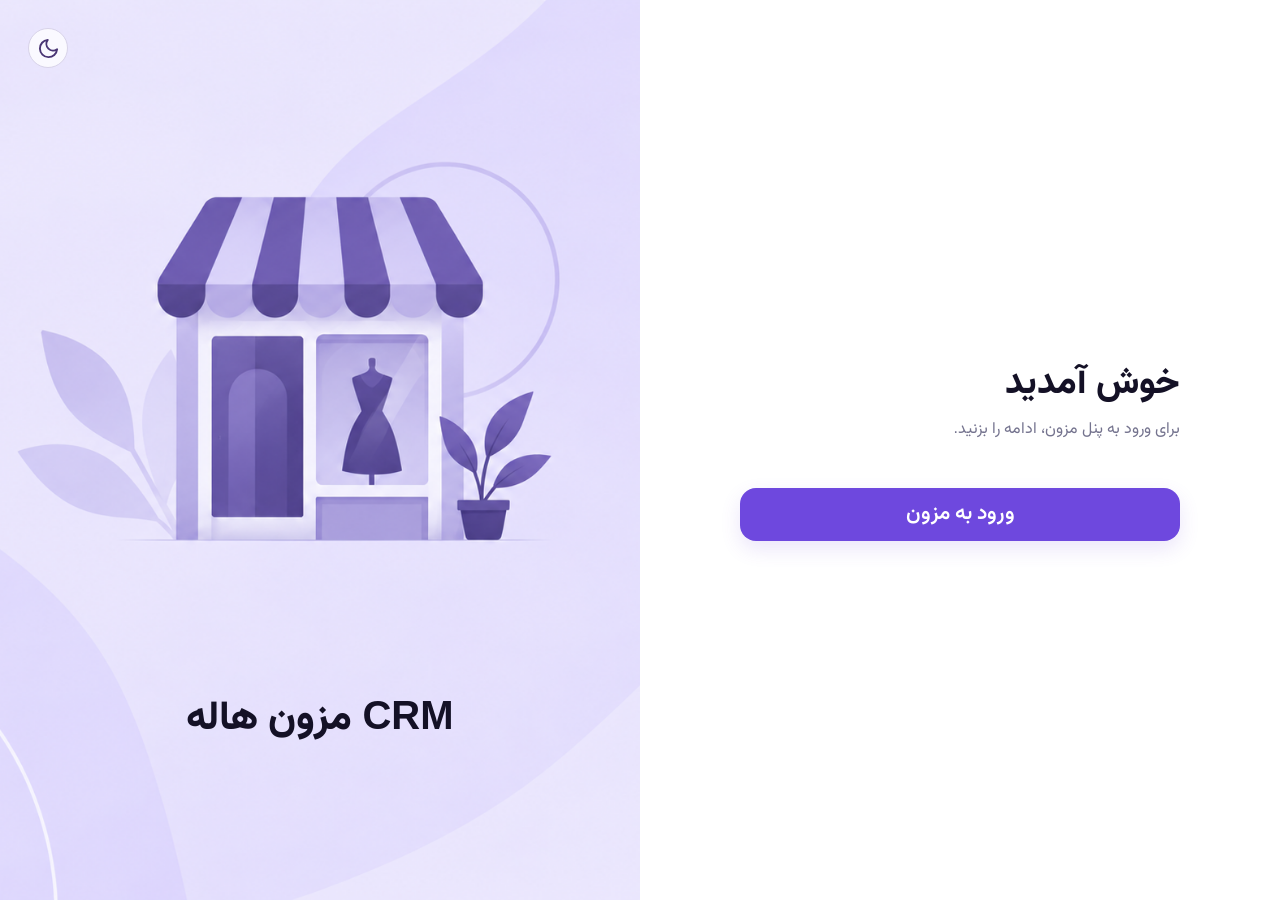
<file: login.html>
<!doctype html>
<html lang="fa" dir="rtl">
<head>
 <meta charset="utf-8">
 <meta name="viewport" content="width=device-width,initial-scale=1,viewport-fit=cover">
 <meta name="theme-color" content="#eee8ff">
 <meta name="format-detection" content="telephone=no">
 <title>ورود | CRM مزون هاله</title>
 <link rel="icon" href="./icon-192.png">
 <link rel="manifest" href="./manifest.webmanifest">
 <script>try{document.documentElement.dataset.theme=localStorage.getItem('hs.crm.v62.theme')==='dark'?'dark':'light'}catch{document.documentElement.dataset.theme='light'}</script>
 <link rel="stylesheet" href="./login.css">
 <script src="./assets/vendor/feather-4.29.2.min.js" defer></script>
 <script type="module" src="./login.js?v=76"></script>
 <script type="module" src="./pwa-update.js"></script>
</head>
<body>
 <main class="login-page">
  <header class="login-brand">
   <button id="loginTheme" class="theme-button" type="button" aria-label="فعال‌کردن حالت شب" aria-pressed="false"><i data-feather="moon" aria-hidden="true"></i></button>
   <h1><bdi>CRM</bdi> مزون هاله</h1>
  </header>
  <section class="login-form-section" aria-labelledby="welcomeTitle">
   <div class="form-heading"><h2 id="welcomeTitle">خوش آمدید</h2><p>برای ورود به پنل مزون، ادامه را بزنید.</p></div>
   <button class="login-submit formal-entry-button" id="formalEnter" type="button">ورود به مزون</button>
  </section>
 </main>
</body>
</html>
</file>
<file: login.css>
@font-face{font-family:Vazirmatn;src:url('./vazirmatn.woff2') format('woff2');font-weight:100 900;font-display:swap}
:root{color-scheme:light;--login-bg:#fff;--login-text:#141126;--login-sub:#74738e;--login-input:#fafafe;--login-line:#dcdceb;--login-accent:#6e48de;--login-link:#7250dd;--login-placeholder:#a0a0b7;--login-error:#b73445;--login-hero:url('./assets/login-hero-light.png')}
html[data-theme=dark]{color-scheme:dark;--login-bg:#11121b;--login-text:#f0eff8;--login-sub:#b0aec5;--login-input:#1b1d2a;--login-line:#414052;--login-accent:#7957e8;--login-link:#b69aff;--login-placeholder:#aaa5c5;--login-error:#ff9ca9;--login-hero:url('./assets/login-hero-dark.png')}
*{box-sizing:border-box}body{margin:0;background:var(--login-bg);color:var(--login-text);font-family:Vazirmatn,Tahoma,sans-serif;font-size:14px;line-height:1.65}button,input{font:inherit}button,a,input{-webkit-tap-highlight-color:transparent}button{cursor:pointer}button:disabled{cursor:wait;opacity:.65}button:focus-visible,a:focus-visible,input:focus-visible{outline:3px solid var(--login-link);outline-offset:4px}[hidden]{display:none!important}
.login-page{min-height:100dvh}.login-brand{height:304px;position:relative;background-image:var(--login-hero);background-size:cover;background-position:center;border-radius:0 0 18px 18px;overflow:hidden}.login-brand h1{position:absolute;bottom:41px;left:16px;right:16px;text-align:center;margin:0;font-size:30px;font-weight:800;line-height:1.4;direction:rtl}.theme-button{position:absolute;left:24px;top:calc(18px + env(safe-area-inset-top,0px));width:40px;height:40px;border-radius:50%;border:1px solid #d8d3e9;background:#faf9ff;color:#493574;display:grid;place-items:center}.theme-button svg{width:23px;height:23px}
.login-form-section{padding:28px 22px calc(24px + env(safe-area-inset-bottom,0px));max-width:480px;margin:auto}.form-heading h2{margin:0;font-size:32px;line-height:1.4;font-weight:800}.form-heading p{margin:9px 0 30px;color:var(--login-sub);font-size:14px;line-height:1.7}.form-field+ .form-field{margin-top:23px}.form-field label{display:block;margin-bottom:8px;font-size:14px;font-weight:500}.input-wrap{height:49px;border:1px solid var(--login-line);border-radius:10px;background:var(--login-input);display:flex;align-items:center;gap:10px;padding:0 15px;color:var(--login-sub)}.input-wrap:focus-within{border-color:var(--login-link);box-shadow:0 0 0 3px color-mix(in srgb,var(--login-link) 14%,transparent)}.input-wrap:has([aria-invalid=true]){border-color:var(--login-error)}.input-wrap svg{width:21px;height:21px;flex:0 0 21px}.input-wrap input{width:100%;min-width:0;border:0;background:transparent;color:var(--login-text);font-size:16px;outline:none;text-align:right;direction:ltr;line-height:1.5}.input-wrap input:focus-visible{outline:none}.input-wrap input::placeholder{color:var(--login-placeholder);opacity:1}.password-wrap{padding-left:5px}.password-wrap button{width:40px;height:40px;flex:0 0 40px;border:0;background:transparent;color:var(--login-sub);display:grid;place-items:center}.field-error{margin:6px 0 0;font-size:12px;color:var(--login-error)}.login-options{display:flex;align-items:center;justify-content:space-between;gap:8px;margin-top:20px}.remember{display:flex;align-items:center;gap:8px;font-size:14px;cursor:pointer}.remember input{width:23px;height:23px;margin:0;accent-color:var(--login-accent)}.text-button{padding:8px 0;border:0;background:transparent;color:var(--login-link);font-size:14px;font-weight:600}.login-submit{height:53px;width:100%;margin-top:28px;background:var(--login-accent);color:#fff;border:0;border-radius:16px;font-size:21px;font-weight:700;box-shadow:0 8px 20px color-mix(in srgb,var(--login-accent) 14%,transparent)}.login-submit:hover{filter:brightness(1.07)}.otp-row{display:flex;align-items:center;gap:17px;margin-top:30px}.otp-row::before,.otp-row::after{content:'';height:1px;background:var(--login-line);flex:1}.otp-row button{white-space:nowrap}.login-status{padding:10px 12px;border-radius:8px;background:var(--login-input);border:1px solid var(--login-line);color:var(--login-error);font-size:13px;margin:12px 0 -12px}.setup-notice{color:var(--login-sub);font-size:12px;text-align:center;margin:22px 0 8px}.workspace-return{display:block;text-align:center;font-size:13px;color:var(--login-link);text-underline-offset:4px}
.form-heading p{font-size:16px;line-height:1.5;margin-bottom:26px}.form-field label{font-size:16px;line-height:1.4}.form-field+.form-field{margin-top:18px}.remember,.text-button{font-size:16px}.login-submit{margin-top:20px;font-weight:600}.login-brand h1{font-size:31px}
@media(min-width:760px){.login-page{display:grid;grid-template-columns:1fr 1fr;direction:ltr;max-width:1440px;margin:auto}.login-brand{height:100dvh;min-height:650px;border-radius:0;background-size:cover}.login-brand h1{font-size:40px;bottom:17%}.login-form-section{direction:rtl;align-self:center;width:100%;padding:40px;max-width:520px}.form-heading h2{font-size:36px}.theme-button{left:28px;top:28px}}
@media(max-width:359px){.login-brand{height:276px}.login-brand h1{font-size:27px;bottom:35px}.login-form-section{padding:24px 16px}.form-heading h2{font-size:28px}.login-options,.remember,.text-button{font-size:12px}}
@media(prefers-reduced-motion:no-preference){.theme-button,.input-wrap,.login-submit{transition:background-color .15s,border-color .15s}}
</file>
